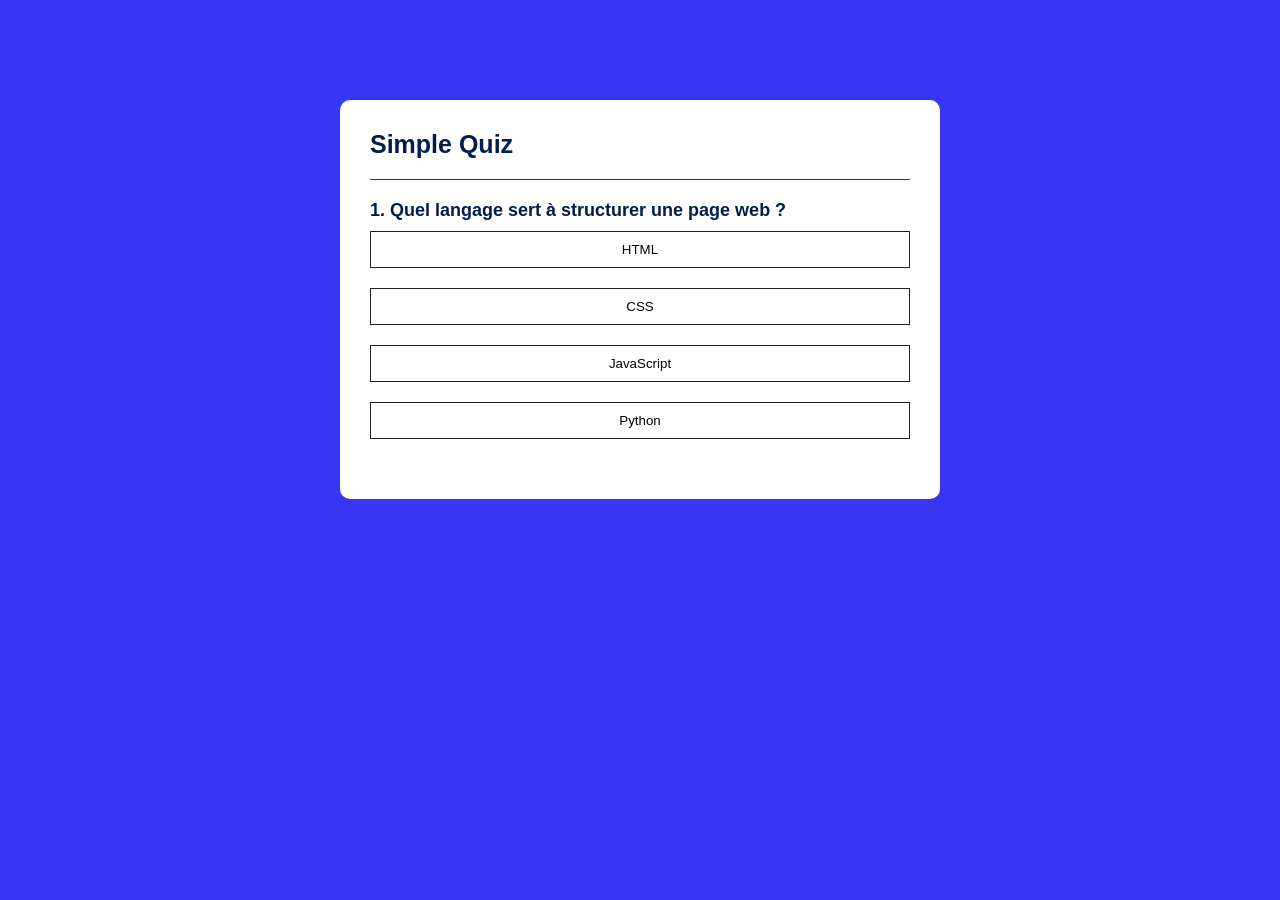
<file: appquizz/index.html>
<!doctype html>
<html lang="fr">
  <head>
    <meta charset="UTF-8" />
    <meta name="viewport" content="width=device-width, initial-scale=1.0" />
    <title>Simple Quiz</title>
    <link rel="stylesheet" href="style.css" />
  </head>
  <body>
    <div class="app">
      <h1>Simple Quiz</h1>
      <div class="quizz">
        <h2 id="question"></h2>
        <div id="answers-btn"></div>
        <button id="next-btn">Next</button>
      </div>
    </div>
    <script src="script.js"></script>
  </body>
</html>
</file>
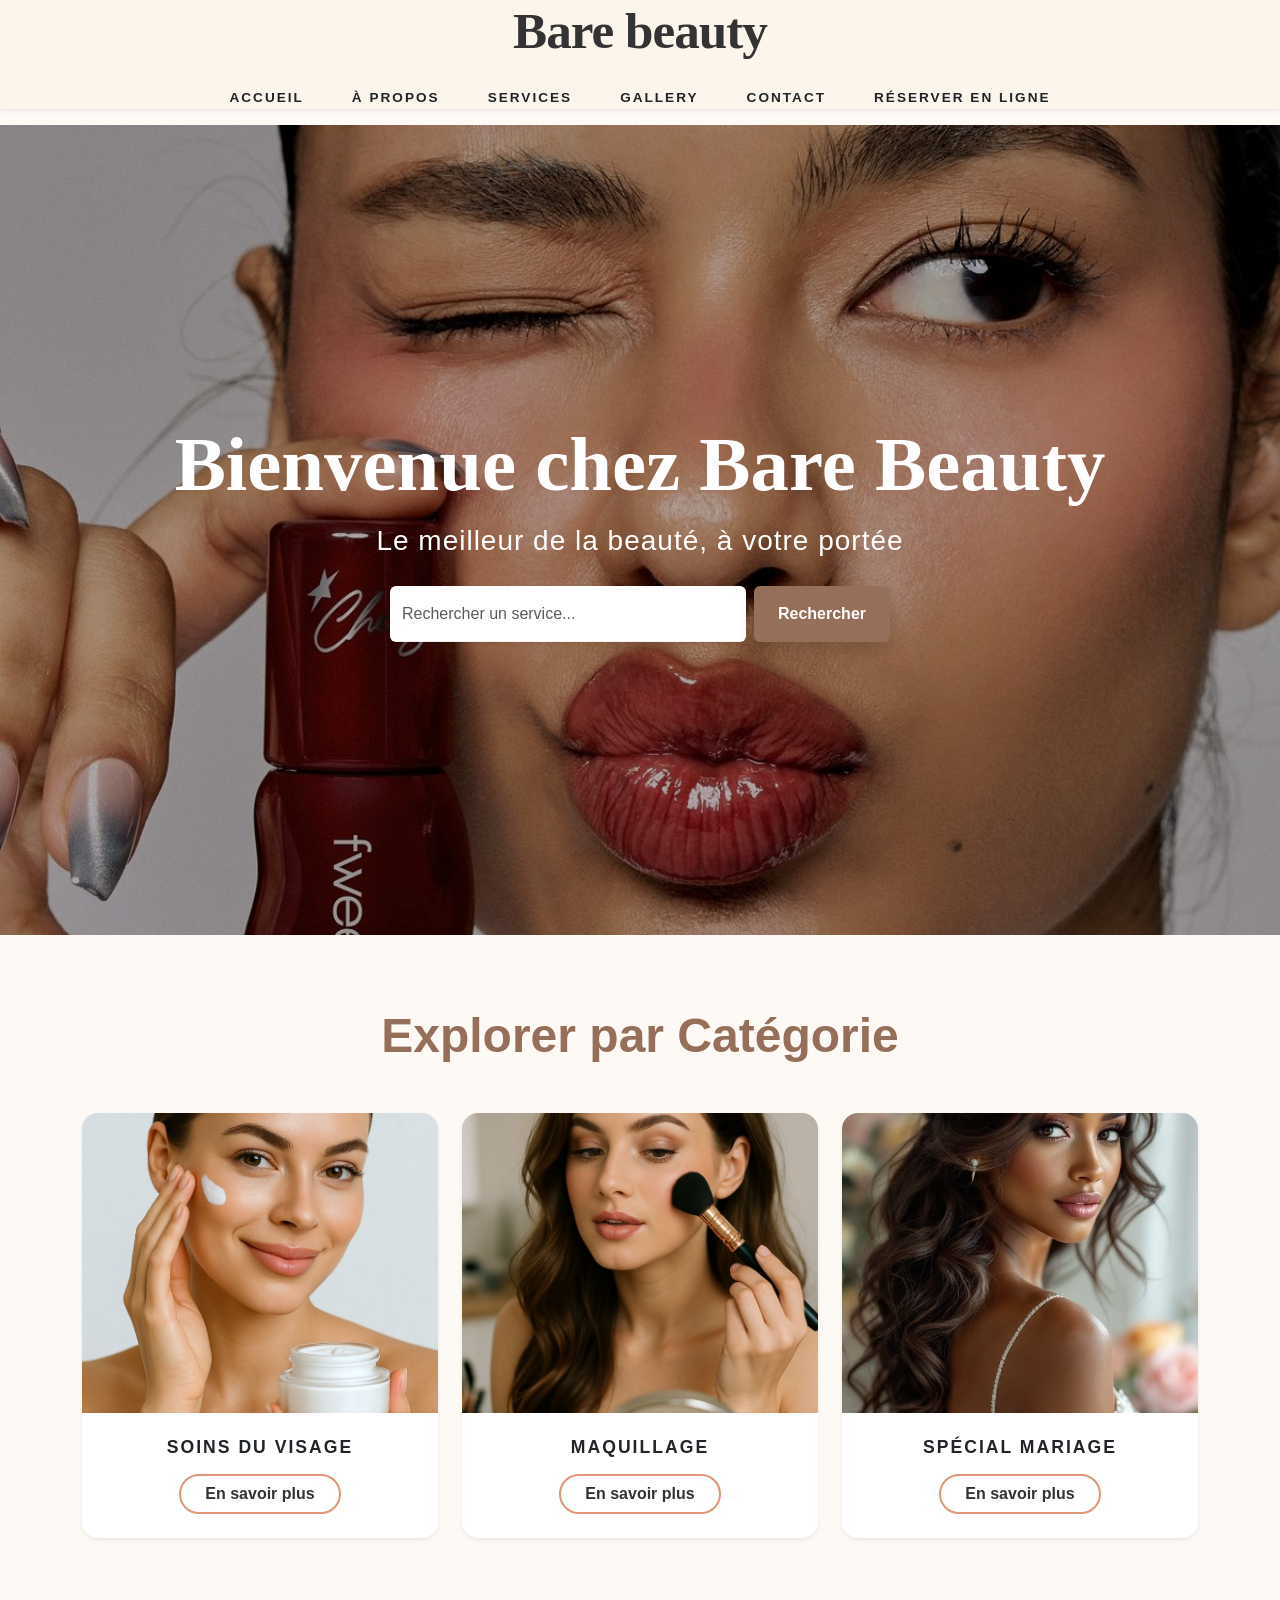
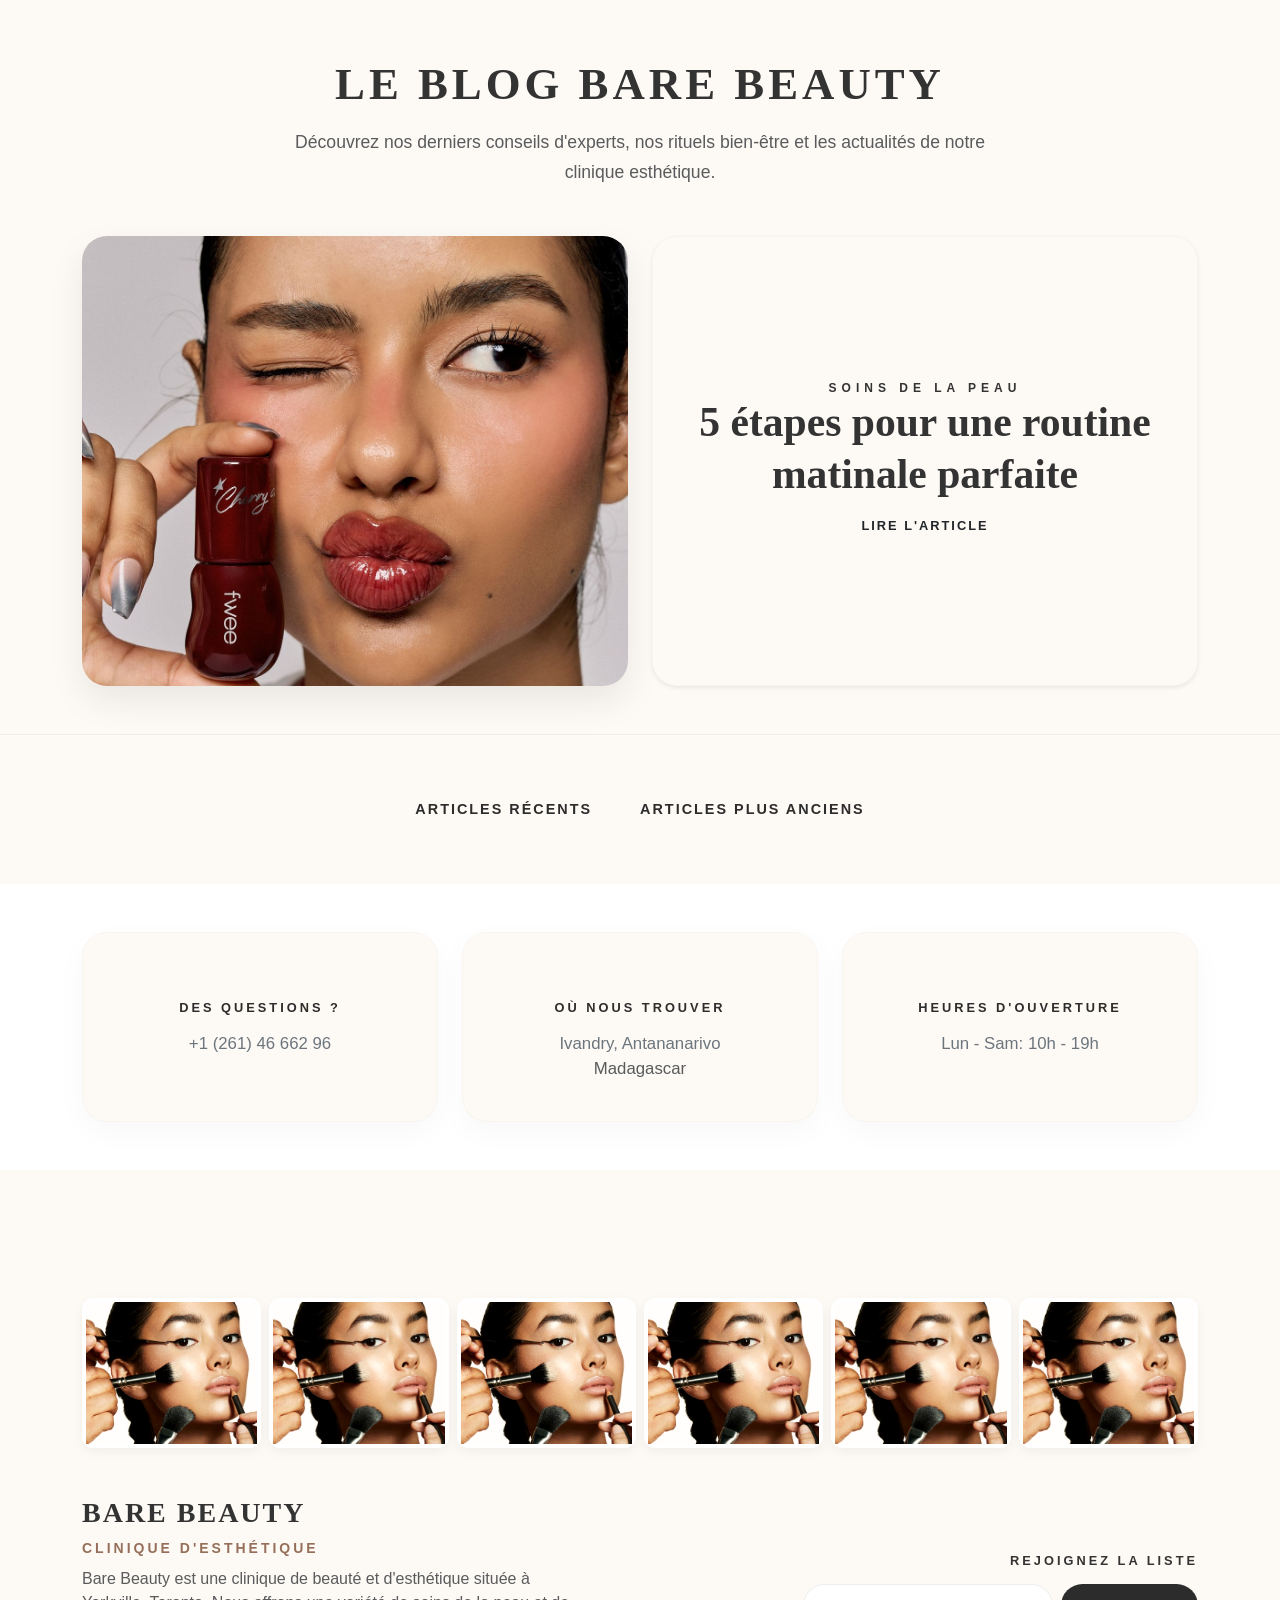
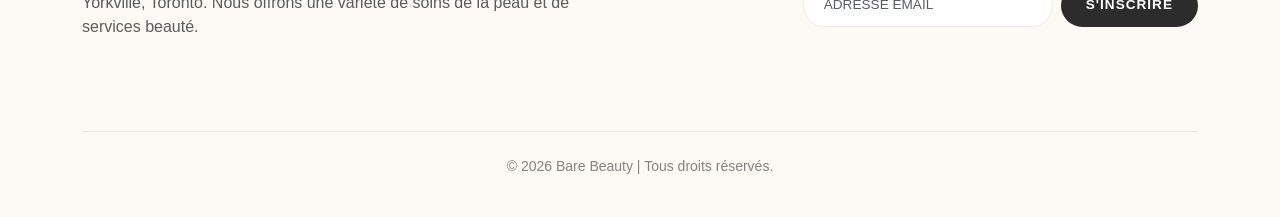
<file: BARE/index.html>
<!doctype html>
<html lang="fr">
  <head>
    <meta charset="UTF-8" />
    <meta name="viewport" content="width=device-width, initial-scale=1.0" />
    <link
      href="https://cdn.jsdelivr.net/npm/bootstrap@5.3.8/dist/css/bootstrap.min.css"
      rel="stylesheet"
      integrity="sha384-sRIl4kxILFvY47J16cr9ZwB07vP4J8+LH7qKQnuqkuIAvNWLzeN8tE5YBujZqJLB"
      crossorigin="anonymous"
    />
    <link rel="stylesheet" href="style.css" />
    <title>Bare Beauty | Clinique d'Esthétique</title>
  </head>
  <body>
    <header>
      <nav class="container-fluid shadow-sm custom-nav">
        <h1 class="text-center fw-bold display-4 mb-4">Bare beauty</h1>
        <div>
          <ul
            class="container list-unstyled d-flex flex-wrap justify-content-center gap-3 text-center p-0"
          >
            <li>
              <a
                class="text-decoration-none fs-5 text-dark fw-semibold px-3 border-md-end border-2 nav-link-custom"
                href="#home"
                >Accueil</a
              >
            </li>
            <li>
              <a
                class="text-decoration-none fs-5 text-dark fw-semibold px-3 border-md-end border-2 nav-link-custom"
                href="#about"
                >À Propos</a
              >
            </li>
            <li>
              <a
                class="text-decoration-none fs-5 text-dark fw-semibold px-3 border-md-end border-2 nav-link-custom"
                href="#services"
                >Services</a
              >
            </li>
            <li>
              <a
                class="text-decoration-none fs-5 text-dark fw-semibold px-3 border-md-end border-2 nav-link-custom"
                href="#services"
                >Gallery</a
              >
            </li>
            <li>
              <a
                class="text-decoration-none fs-5 text-dark fw-semibold px-3 border-md-end border-2 nav-link-custom"
                href="#contact"
                >Contact</a
              >
            </li>
            <li>
              <a
                class="text-decoration-none fs-5 text-dark fw-bold px-3 nav-link-custom"
                href="#book"
                >Réserver en ligne</a
              >
            </li>
          </ul>
        </div>
      </nav>
    </header>

    <main>
      <div
        class="container-fluid p-0 position-relative overflow-hidden hero-container"
      >
        <img
          src="img/11.jpg"
          class="w-100 h-100 d-block hero-img"
          alt="Beauté Héro"
        />
        <div
          class="position-absolute top-50 start-50 translate-middle text-center text-white w-100 px-3"
        >
          <h1 class="display-1 fw-bold mb-2">Bienvenue chez Bare Beauty</h1>
          <p class="lead fs-3 mb-4">Le meilleur de la beauté, à votre portée</p>
          <div class="d-flex justify-content-center">
            <form class="d-flex w-100 search-container">
              <input
                class="form-control me-2 py-3 shadow-sm border-0"
                type="search"
                placeholder="Rechercher un service..."
                aria-label="Recherche"
              />
              <button class="btn px-4 shadow text-white fw-bold btn-search">
                Rechercher
              </button>
            </form>
          </div>
        </div>
      </div>
    </main>

    <section class="py-5" style="background-color: #fdfaf5">
      <div class="container py-lg-4">
        <h2
          class="text-center display-5 fw-bold mb-5"
          style="color: rgb(150, 111, 90)"
        >
          Explorer par Catégorie
        </h2>
        <div class="row g-4">
          <div class="col-12 col-md-6 col-lg-4">
            <div
              class="card border-0 shadow-sm h-100 overflow-hidden rounded-4"
            >
              <img
                src="img/télécharger.jpg"
                class="card-img-top"
                alt="Soins de la peau"
              />
              <div class="card-body p-4 text-center">
                <h5 class="card-title fw-bold fs-4 mb-3">Soins du Visage</h5>
                <a href="#" class="btn btn-hover-effect px-4 rounded-pill"
                  >En savoir plus</a
                >
              </div>
            </div>
          </div>
          <div class="col-12 col-md-6 col-lg-4">
            <div
              class="card border-0 shadow-sm h-100 overflow-hidden rounded-4"
            >
              <img
                src="img/Makeup for Women.jpg"
                class="card-img-top"
                alt="Maquillage"
              />
              <div class="card-body p-4 text-center">
                <h5 class="card-title fw-bold fs-4 mb-3">Maquillage</h5>
                <a href="#" class="btn btn-hover-effect px-4 rounded-pill"
                  >En savoir plus</a
                >
              </div>
            </div>
          </div>
          <div class="col-12 col-md-6 col-lg-4 mx-auto">
            <div
              class="card border-0 shadow-sm h-100 overflow-hidden rounded-4"
            >
              <img src="img/image1.png" class="card-img-top" alt="Mariées" />
              <div class="card-body p-4 text-center">
                <h5 class="card-title fw-bold fs-4 mb-3">Spécial Mariage</h5>
                <a href="#" class="btn btn-hover-effect px-4 rounded-pill"
                  >En savoir plus</a
                >
              </div>
            </div>
          </div>
        </div>
      </div>
    </section>

    <section class="blog-section py-5">
      <div class="container">
        <div class="text-center mb-5">
          <h2 class="display-5 fw-bold mb-3 blog-main-title">
            LE BLOG BARE BEAUTY
          </h2>
          <p class="mx-auto text-muted blog-intro">
            Découvrez nos derniers conseils d'experts, nos rituels bien-être et
            les actualités de notre clinique esthétique.
          </p>
        </div>
        <div class="row g-4 h-100 align-items-center">
          <div class="col-lg-6 col-md-6">
            <div class="image-container">
              <img src="img/11.jpg" class="post-image" alt="Maquilleuse" />
            </div>
          </div>
          <div class="col-lg-6 col-md-6">
            <div class="post-content bg-light shadow-sm">
              <div class="category">SOINS DE LA PEAU</div>
              <h1 class="post-title">
                5 étapes pour une routine matinale parfaite
              </h1>
              <a href="#" class="btn btn-read"> LIRE L'ARTICLE </a>
            </div>
          </div>
        </div>
      </div>
    </section>

    <div class="container-fluid pagination-section">
      <div class="pagination-links">
        <a href="#">ARTICLES RÉCENTS</a>
        <a href="#">ARTICLES PLUS ANCIENS</a>
      </div>
    </div>

    <section class="contact-info-section py-5">
      <div class="container">
        <div class="row g-4">
          <div class="col-md-4">
            <div class="info-card-beauty">
              <i class="bi bi-telephone"></i>
              <h5>DES QUESTIONS ?</h5>
              <p>+1 (261) 46 662 96</p>
            </div>
          </div>
          <div class="col-md-4">
            <div class="info-card-beauty">
              <i class="bi bi-geo-alt"></i>
              <h5>OÙ NOUS TROUVER</h5>
              <p>Ivandry, Antananarivo</p>
              <p class="small text-muted">Madagascar</p>
            </div>
          </div>
          <div class="col-md-4">
            <div class="info-card-beauty">
              <i class="bi bi-clock"></i>
              <h5>HEURES D'OUVERTURE</h5>
              <p>Lun - Sam: 10h - 19h</p>
            </div>
          </div>
        </div>
      </div>
    </section>

    <footer class="footer-section mt-5">
      <div class="container">
        <div class="row g-2 mb-5">
          <div class="col-4 col-md-2">
            <div class="footer-img-container">
              <img
                src="img/12.jpg"
                class="img-fluid footer-grid-img"
                alt="Galerie 1"
              />
            </div>
          </div>
          <div class="col-4 col-md-2">
            <div class="footer-img-container">
              <img
                src="img/12.jpg"
                class="img-fluid footer-grid-img"
                alt="Galerie 2"
              />
            </div>
          </div>
          <div class="col-4 col-md-2">
            <div class="footer-img-container">
              <img
                src="img/12.jpg"
                class="img-fluid footer-grid-img"
                alt="Galerie 3"
              />
            </div>
          </div>
          <div class="col-4 col-md-2">
            <div class="footer-img-container">
              <img
                src="img/12.jpg"
                class="img-fluid footer-grid-img"
                alt="Galerie 4"
              />
            </div>
          </div>
          <div class="col-4 col-md-2">
            <div class="footer-img-container">
              <img
                src="img/12.jpg"
                class="img-fluid footer-grid-img"
                alt="Galerie 5"
              />
            </div>
          </div>
          <div class="col-4 col-md-2">
            <div class="footer-img-container">
              <img
                src="img/12.jpg"
                class="img-fluid footer-grid-img"
                alt="Galerie 6"
              />
            </div>
          </div>
        </div>
        <div class="row align-items-center">
          <div class="col-md-6 mb-4 mb-md-0">
            <h3 class="fw-bold text-uppercase" style="letter-spacing: 2px">
              bare beauty
            </h3>
            <p
              class="small fw-bold mb-2"
              style="color: rgb(150, 111, 90); letter-spacing: 3px"
            >
              CLINIQUE D'ESTHÉTIQUE
            </p>
            <p class="text-muted pe-md-5">
              Bare Beauty est une clinique de beauté et d'esthétique située à
              Yorkville, Toronto. Nous offrons une variété de soins de la peau
              et de services beauté.
            </p>
            <div class="footer-socials mt-3">
              <a href="#" class="me-3"><i class="bi bi-facebook"></i></a>
              <a href="#" class="me-3"><i class="bi bi-instagram"></i></a>
              <a href="#"><i class="bi bi-pinterest"></i></a>
            </div>
          </div>
          <div class="col-md-6 text-md-end">
            <h5 class="fw-bold mb-3" style="letter-spacing: 1px">
              REJOIGNEZ LA LISTE
            </h5>
            <form class="d-flex justify-content-md-end newsletter-form">
              <input
                type="email"
                class="form-control me-2"
                placeholder="ADRESSE EMAIL"
              />
              <button class="btn btn-signup">S'INSCRIRE</button>
            </form>
          </div>
        </div>
        <div
          class="text-center mt-5 pt-4 border-top small text-muted opacity-75"
        >
          © 2026 Bare Beauty | Tous droits réservés.
        </div>
      </div>
    </footer>
    <script
      src="https://cdn.jsdelivr.net/npm/bootstrap@5.3.8/dist/js/bootstrap.bundle.min.js"
      integrity="sha384-FKyoEForCGlyvwx9Hj09JcYn3nv7wiPVlz7YYwJrWVcXK/BmnVDxM+D2scQbITxI"
      crossorigin="anonymous"
    ></script>
  </body>
</html>
</file>
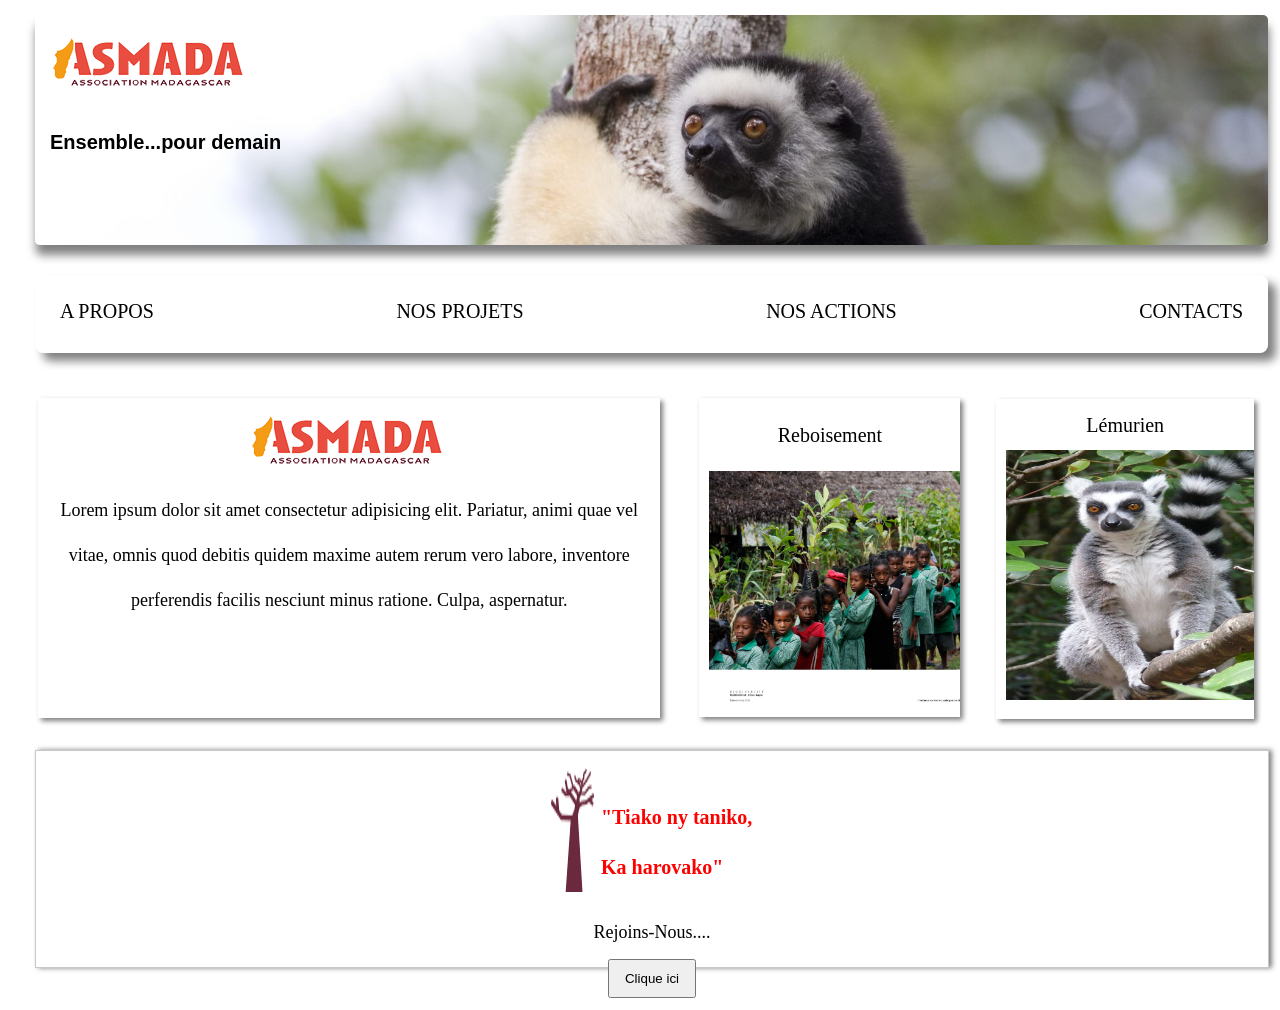
<file: Desktop/ASMADA/index.html>
<!DOCTYPE html>
<html lang="en">
<head>
    <meta charset="UTF-8">
    <meta name="viewport" content="width=device-width, initial-scale=1.0">
    <title>Document</title>
    <link rel="stylesheet" href="./style.css">
</head>
<body>
    <header>
        <div class="backM">
            <img src="image/logo.png" alt="image">
            <p>Ensemble...pour demain</p>
        </div>
        <div class="Navbar">
            <ul>
                <li><a  href="">A PROPOS</a> <hr class="yellow"></li>
                <li><a  href="">NOS PROJETS</a> <hr class="Red"></li>
                <li><a  href="">NOS ACTIONS</a> <hr class="yellow"></li>
                <li><a  href="">CONTACTS</a> <hr class="Red"></li>
            </ul>
        </div>
    </header>
    <section>
        <div class="contain">
            <div class="sary1">
                <img src="image/logo.png" alt="">
                <p>Lorem ipsum dolor sit amet consectetur adipisicing elit. Pariatur, animi quae vel vitae, omnis quod debitis quidem maxime autem rerum vero labore, inventore perferendis facilis nesciunt minus ratione. Culpa, aspernatur.</p>
            </div>
            <div class="sary2">
                <P>Reboisement</P>
                <img src="image/reboisement-young.jpg" width="300px" alt="">
            </div>
            <div class="sary3">
                <p>Lémurien</p>
                <img src="image/lemurien.jpg"  width="300px" height="250px" alt="">
         </div>
        </div>  
        
        <div class="Taniko">
            <div class="Taniko1">
                <img src="image/touch-icon.png" alt="">
                <p>"Tiako ny taniko, Ka harovako"</p> 
            </div>           
            <div class="Taniko2">
                <p>Rejoins-Nous....</p>
                <button>Clique ici</button>
            </div>
        </div>
    </section> 
</body>
</html>
</file>
<file: appquizz/style.css>
* {
  margin: 0;
  padding: 0;
  box-sizing: border-box;
  font-family: Verdana, Geneva, Tahoma, sans-serif;
}

body {
  background: rgb(54, 54, 243);
}

.app {
  background: #fff;
  width: 90%;
  max-width: 600px;
  margin: 100px auto;
  padding: 30px;
  border-radius: 10px;
}

.app h1 {
  font-size: 25px;
  font-weight: 600;
  color: #001e4d;
  border-bottom: 1px solid #333;
  padding-bottom: 20px;
}

.quizz {
  padding: 20px 0;
}

.quizz h2 {
  font-size: 18px;
  color: #001e4d;
}

.btn {
  width: 100%;
  padding: 10px;
  margin: 10px 0;
  border: 1px solid #222;
  background: #fff;
  cursor: pointer;
  transition: 0.3s;
}

.btn:hover {
  background: #222;
  color: #fff;
}

#next-btn {
  display: none;
  margin: 20px auto 0;
  padding: 10px;
  width: 150px;
  background: #001e4d;
  color: #fff;
  border: none;
  cursor: pointer;
}

.correct {
  background: #9aeabc;
}

.incorrect {
  background: #ff9393;
}
</file>
<file: BARE/style.css>
body {
  margin: 0;
  font-family: "Montserrat", sans-serif;
  background: #fdfaf5;
  color: #333;
}

.custom-nav {
  background-color: rgb(252, 245, 235);
}

.custom-nav h1 {
  font-family: "Playfair Display", serif !important;
  font-size: 3.2rem !important;
  letter-spacing: -1px;
}

.nav-link-custom {
  font-size: 0.85rem !important;
  letter-spacing: 2px !important;
  text-transform: uppercase;
  font-weight: 600 !important;
}

.nav-link-custom:hover {
  color: rgb(150, 111, 90) !important;
  transform: scale(1.05);
}

.hero-container {
  height: 90vh;
}

.hero-container h1 {
  font-family: "Playfair Display", serif;
  font-size: clamp(2.2rem, 8vw, 4.8rem) !important;
  font-weight: 900 !important;
}

.hero-container p {
  font-family: "Montserrat", sans-serif;
  font-weight: 300 !important;
  letter-spacing: 1px;
}

.hero-img {
  object-fit: cover;
  filter: brightness(0.7);
  transition: transform 2s ease;
}

.search-container {
  max-width: 500px;
}

.btn-search {
  background-color: rgb(150, 111, 90);
  border: none;
  transition: all 0.3s ease;
}

.btn-search:hover {
  background-color: rgb(120, 85, 65) !important;
  box-shadow: 0 4px 15px rgba(0, 0, 0, 0.2) !important;
  transform: translateY(-2px);
}

.form-control:focus {
  border-color: rgb(150, 111, 90) !important;
  box-shadow: 0 0 0 0.25rem rgba(150, 111, 90, 0.25) !important;
}

.blog-main-title {
  font-family: "Playfair Display", serif;
  font-size: 2.8rem !important;
  letter-spacing: 4px !important;
}

.blog-intro {
  max-width: 750px;
  line-height: 1.6;
  font-size: 1.1rem;
}

.image-container {
  overflow: hidden;
  border-radius: 25px;
  box-shadow: 0 15px 35px rgba(0, 0, 0, 0.08);
}

.post-image {
  height: 450px;
  object-fit: cover;
  width: 100%;
  display: block;
  transition: transform 0.6s cubic-bezier(0.25, 1, 0.5, 1);
}

.image-container:hover .post-image {
  transform: scale(1.05);
}

.post-content {
  height: 450px;
  padding: 3.5rem 2.5rem;
  border-radius: 25px;
  display: flex;
  flex-direction: column;
  justify-content: center;
  align-items: center;
  text-align: center;
  background-color: #fdfaf5 !important;
  border: 1px solid rgba(0, 0, 0, 0.02);
}

.category {
  font-size: 0.75rem !important;
  letter-spacing: 5px !important;
  font-weight: 700;
}

.post-title {
  font-family: "Playfair Display", serif;
  font-size: clamp(1.8rem, 4vw, 2.6rem) !important;
  line-height: 1.25 !important;
  font-weight: 700;
}

.btn-read {
  font-size: 0.8rem !important;
  letter-spacing: 2px !important;
  font-weight: 700 !important;
}

.btn-read:hover {
  transform: translateY(-5px);
  background-color: rgb(150, 111, 90) !important;
  color: white !important;
  border-color: rgb(150, 111, 90);
  box-shadow: 0 12px 25px rgba(150, 111, 90, 0.3);
}

.pagination-section {
  padding: 4rem 0;
  background-color: #fdfaf5;
  border-top: 1px solid rgba(0, 0, 0, 0.05);
  text-align: center;
}

.pagination-links {
  display: flex;
  justify-content: center;
  gap: 3rem;
}

.pagination-links a {
  color: #2c2c2c;
  font-weight: 700;
  font-size: 0.9rem;
  letter-spacing: 2px;
  text-decoration: none;
  transition: color 0.2s ease;
}

.pagination-links a:hover {
  color: rgb(150, 111, 90);
}

.pagination-links a:hover {
  color: #6c757d;
}

.text-center.mb-5 {
  text-align: center;
  margin-bottom: 5rem;
  padding: 0 1rem;
}

.text-center.mb-5 h1 {
  font-size: clamp(1.94rem, 2vw, 1rem);
  font-weight: bold;
  letter-spacing: 2px;
  text-transform: uppercase;
  color: #1f1d1d;
  margin-bottom: 1.5rem;
  margin-top: 3rem;
}

.text-center.mb-5 p {
  max-width: 700px;
  margin: 0 auto;
  font-size: 1.1rem;
  line-height: 1.7;
  color: #6c757d;
}

.footer-section {
  background-color: #fdfaf5;
  padding: 80px 0 40px 0;
  border-top-left-radius: 60px;
  border-top-right-radius: 60px;
}

.footer-section h3 {
  font-family: "Playfair Display", serif;
  letter-spacing: 2px;
}

.footer-section h5,
.info-card-beauty h5 {
  font-size: 0.8rem !important;
  letter-spacing: 3px !important;
  font-weight: 700;
}

.footer-img-container {
  overflow: hidden;
  border-radius: 12px;
  box-shadow: 0 4px 12px rgba(0, 0, 0, 0.05);
  background-color: #fff;
  height: 150px;
}

.footer-grid-img {
  width: 100%;
  height: 100%;
  object-fit: cover;
  filter: sepia(10%) contrast(105%);
  border: 4px solid white;
}

.footer-socials a {
  color: #2c2c2c;
  font-size: 1.2rem;
  text-decoration: none;
  transition: color 0.3s ease;
}

.footer-socials a:hover {
  color: rgb(150, 111, 90);
}

.newsletter-form input {
  background-color: white;
  border: 1px solid #eee;
  border-radius: 50px;
  padding: 10px 20px;
  font-size: 0.85rem;
  width: 250px !important;
}

.btn-signup {
  background-color: #2c2c2c;
  color: white;
  border-radius: 50px;
  padding: 10px 25px;
  font-weight: 600;
  font-size: 0.85rem;
  letter-spacing: 1px;
  border: none;
  transition: all 0.3s ease;
}

.btn-signup:hover {
  background-color: rgb(150, 111, 90);
  color: white;
}

.card-img-top {
  height: 300px;
  object-fit: cover;
  transition: transform 0.5s ease;
}

.card-title {
  font-family: "Montserrat", sans-serif;
  font-size: 1.1rem !important;
  letter-spacing: 2px !important;
  text-transform: uppercase;
}

.card {
  transition: all 0.3s ease-in-out;
}

.card:hover {
  transform: translateY(-10px);
  box-shadow: 0 1rem 3rem rgba(0, 0, 0, 0.175) !important;
}

.card:hover .card-img-top {
  transform: scale(1.05);
}

.btn-hover-effect {
  color: #333 !important;
  border: 2px solid rgb(223, 149, 118) !important;
  background: transparent;
  transition: 0.3s;
  font-weight: 600;
}

.btn-hover-effect:hover {
  background-color: rgb(223, 149, 118) !important;
  color: white !important;
  border-color: rgb(223, 149, 118) !important;
}

.contact-info-section {
  background-color: #ffffff;
  padding: 60px 0;
}

.info-card-beauty {
  background-color: #fdfaf5;
  padding: 40px 30px;
  border-radius: 25px;
  text-align: center;
  height: 100%;
  border: 1px solid rgba(0, 0, 0, 0.02);
  box-shadow: 0 10px 30px rgba(0, 0, 0, 0.03);
  transition: transform 0.3s ease;
}

.info-card-beauty:hover {
  transform: translateY(-5px);
  background-color: #f9f3eb;
}

.info-card-beauty i {
  font-size: 2rem;
  color: rgb(150, 111, 90);
  margin-bottom: 20px;
  display: inline-block;
}

.info-card-beauty h5 {
  font-size: 0.85rem;
  font-weight: 700;
  letter-spacing: 3px;
  color: #2c2c2c;
  margin-bottom: 15px;
  text-transform: uppercase;
}

.info-card-beauty p {
  font-size: 1.05rem;
  color: #6c757d;
  margin-bottom: 0;
  font-weight: 400;
}

.info-card-beauty i {
  font-size: 2rem;
  color: rgb(150, 111, 90) !important;
  display: inline-block;
}

@media (max-width: 992px) {
  .post-content {
    padding: 2.5rem 2rem;
  }
  .post-title {
    font-size: 2.8rem;
  }
}

@media (max-width: 768px) {
  .post-image,
  .post-content {
    height: auto;
    min-height: 350px;
  }
  .main-section {
    min-height: auto;
    padding: 2rem 0;
  }
  .post-content {
    padding: 2rem 1.5rem;
    text-align: center;
  }
  .btn-read {
    margin: 0 auto;
  }
  .footer-img-container {
    height: 110px;
  }
  .footer-grid-img {
    border: 2px solid white;
  }
  .newsletter-form input {
    width: 100% !important;
  }
}

@media (max-width: 576px) {
  .pagination-links {
    flex-direction: column;
    gap: 1.5rem;
  }
}
</file>
<file: Desktop/ASMADA/style.css>
* {
    margin: 0 ;
    padding: 0 ;
} 

/* * {
    margin: 0;
} */
.backM {
    background-image:url("./image/cropped-diadema.jpg");
    background-size: cover;
    background-position:  10% 25%;
    height: 200px;
    background-repeat: no-repeat;
    width: 80vw;
    border-radius: 5px;
    line-height: 3;
    width: 94%;
    margin: 15px 35px;
    padding: 15px;
    box-shadow: 1px 10px 10px grey;
    overflow: hidden;
    animation: up 3s forwards;
}

@keyframes up {
    0% {
        background-position: 0 0;
    }
    100% {
        background-position: 10% 25%;
    }
}
.backM p {
    color: black;
    font-weight: 600;
    font-size: 20px;
    font-family: 'Gill Sans', 'Gill Sans MT', Calibri, 'Trebuchet MS', sans-serif;
}
/* .backM P {
    text-align: justify;
    padding: 3% 1%;
    font-size: 18px;
    color: red;
} */

.Navbar ul {
    display: flex;
    justify-content: space-between;
    align-items: center;
    padding: 15px;
    margin: 30px 35px;
    width: 94%;
    list-style: none;
    text-decoration: none;
    background-color:white;
    border-radius: 8px;
    box-shadow: 8px 8px 10px grey;
}

.Navbar a {
    text-decoration: none;
    padding: 10px;
    color: black;
    font-family:Cambria, Cochin, Georgia, Times, 'Times New Roman', serif;
    font-size: 20px;
}

.yellow {
    border: none;
    height: 5px;
    border-radius: 100px;
    background-color: yellow;
    animation: horizontal 2s alternate infinite;
}

.Red {
    border: none;
    height: 5px;
    border-radius: 100px;
    background-color: red;
    animation: horizontal 2s alternate infinite;
}
/* center animation en div  */
 
.Navbar ul li {
    display: flex;
    flex-direction:column ;
    align-items: center;
}  
@keyframes horizontal {
    0% {
        width: 10%;
    }
    100% {
        width: 100%;
    }
}

 .contain {
    display: flex;
    flex-direction: row;
}  

.sary1 {
    display: block;
    max-width: 80%;
    text-align:justify;
    /* border: 1px solid gray; */
    text-align: center;
    line-height: 2.5;
    margin: 15px 38px;
    width: 900px;
    height: 300px;
    padding: 10px 10px;
    overflow:hidden;
    box-shadow: 3px 3px 5px gray;
    font-size: 18px;
    animation: 1.2s ease-in-out;
    transition: all 0.5s;
}
.sary1:hover{  
    scale: 1.1;
}

@keyframes pop {
  0%   { transform: scale(1); }
  50%  { transform: scale(1); }
  70%  { transform: scale(0.95); }
  100% { transform: scale(1); }
}
.sary1 {
  animation: pop 700ms cubic-bezier(.2,.9,.3,1) both;
}
.sary2 {
    display: block;
    /* border: 1px solid gray; */
    max-width: 50%;
    margin:15px 1px;
    text-align: center;
    height: 317px;
    padding: 1px 10px;
    line-height: 3.6;
    width: 360px;
    box-shadow: 3px 3px 5px gray;
    animation: 1.2s ease-in-out ;
    overflow: hidden;
    transition: all 0.5s;
    
}

.sary2 p {
    font-size: 20px;
    font-weight: 500;
}
 
.sary2:hover{  
    scale: 1.1 ;
}
@keyframes poo {
  0%   { transform: scale(1); }
  50%  { transform: scale(1.1); }
  70%  { transform: scale(0.95); }
  100% { transform: scale(1); }
}



.sary2 {
  animation: poo 700ms cubic-bezier(.2,.9,.3,1) both;
}

.sary3 {
    display: block;
    /* border: 1px solid gray; */
    margin:16px 68px;
    margin-right: 26px;
    text-align: center;
    line-height: 2.5;
    padding: 1px 10px;
    width: 355px;
    height: 318px;
    margin-left: 35px;
    box-shadow: 3px 3px 5px gray;
    overflow: hidden;
    animation: 1.2s ease-in-out ;
    transition: all 0.5s;
}   
.sary3:hover{  
    scale: 1.1;
}
.sary3 p {
    font-size: 20px;
    font-weight: 500;
}
@keyframes poox {
  0%   { transform: scale(1); }
  50%  { transform: scale(1); }
  70%  { transform: scale(0.95); }
  100% { transform: scale(1); }
}
.sary3 {
  animation: poox 700ms cubic-bezier(.2,.9,.3,1) both;
}

.Taniko {
    border: 1px solid rgb(201, 200, 200); 
    width: 95%;
    height: 200px;
    margin: 15px 10px;
    line-height: 2.5;
    padding: 8px;
    margin-left: 35px;
    box-shadow: 3px 0px 5px gray;
}

.Taniko1 {
    display: flex;
    flex-direction: row;
    padding: 8px 500px;
}
.Taniko2 {
    display: block;
    text-align: center;
    padding: 10px 500px;
    font-size: 18px;
}
.Taniko1 p {
    color: red;
    font-weight: 600;
    font-family: Cambria, Cochin, Georgia, Times, 'Times New Roman', serif;
    padding-top: 25px;
    font-size: 20px;
}

.Taniko2  button {
    padding: 10px 15px;
}


/* .Navbar .aaa {
  position: relative;
  padding-bottom: 4px; /* espace pour la barre */
/* }
.Navbar .aaa::after {
  content: "";
  position: absolute;
  bottom: 0;
  left: 0;
  height: 2px;
  width: 39%;
  background-color: #3498db; */

  /* animation continue */
  /* animation: slide 2s linear infinite;
}

@keyframes slide {
  0% { transform: translateX(100%); }
  50% { transform: translateX(0); }
  100% { transform: translateX(100%); }
} */ 

/* @keyframes rotateFade {
  0%   { transform: rotate(0deg) translateY(0); opacity: 1; }
  50%  { transform: rotate(180deg) translateY(-20px); opacity: 0.6; }
  100% { transform: rotate(360deg) translateY(0); opacity: 1; }
} */
</file>
